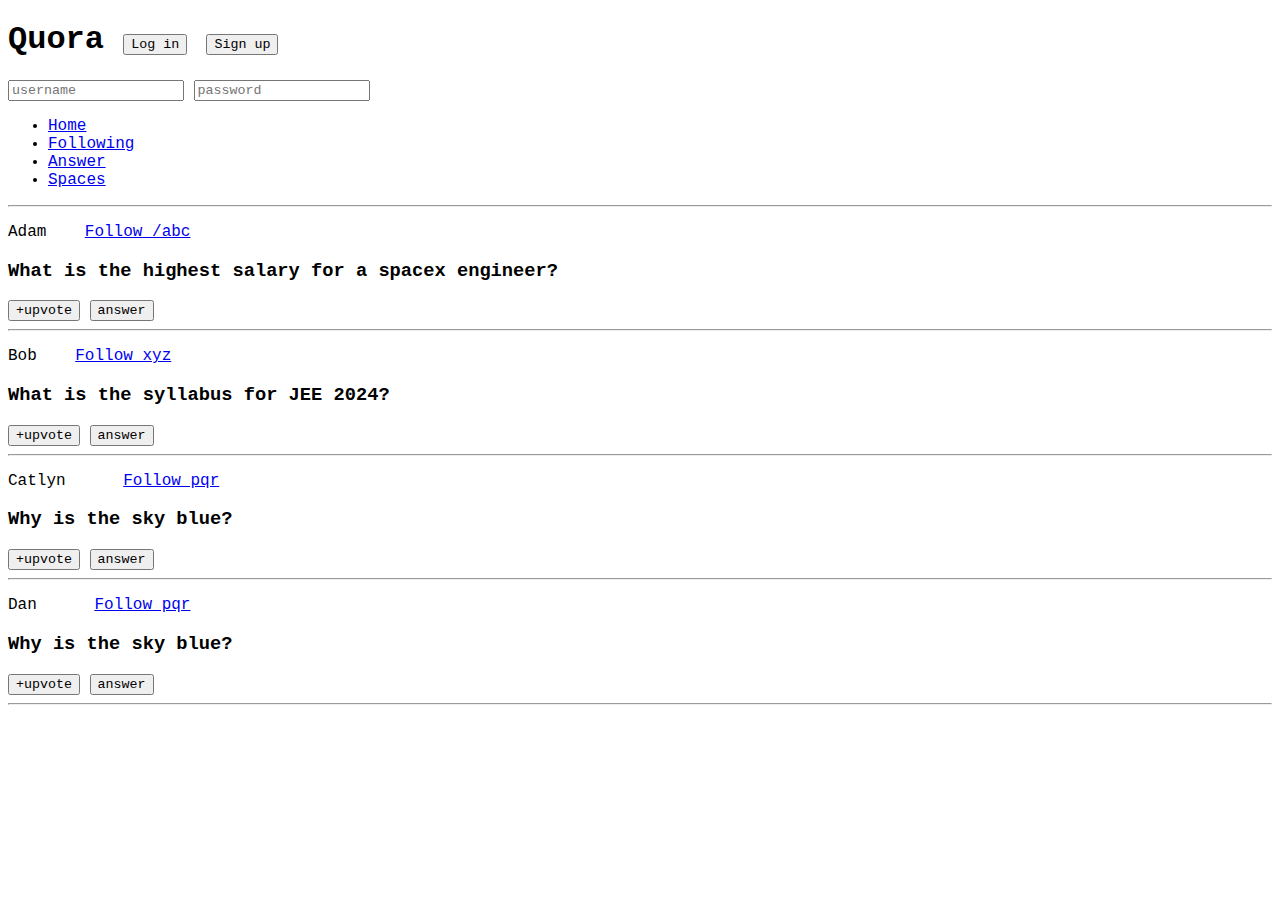
<file: FRONT END/Csschapter2/index.html>
<!DOCTYPE html>
<html lang="en">
    <head>
        <meta charset="UTF-8">
        <meta name="viewport" content="width=device-width, initial-scale=1.0">
        <title>Css chapter 2</title>
        <link rel="stylesheet" href="styleindex.css">
    </head>
    <body>
        <header>
            <h1>Quora 
                <button id="login">Log in</button>
                <button id="signup">Sign up</button>
            </h1>
            <div>
                <input type="text" placeholder="username">
                <input type="password" placeholder="password">
            </div>
            <nav>
                <ul>
                    <li><a href="/home">Home</a></li>
                    <li><a href="/following">Following</a></li>
                    <li><a href="/answer">Answer</a></li>
                    <li><a href="/spaces">Spaces</a></li>
                </ul>
            </nav>
            <hr>
        </header>
        <main>
            <p>
            Adam &nbsp;&nbsp;
            <a class="follow" href="/adam">Follow /abc</a></span>
            </p>
            <h3>What is the highest salary for a spacex engineer?</h3>
            <span>
                <button>+upvote</button>
                <button>answer</button>
            </span>
            <hr />
    
            <p>
            Bob &nbsp;&nbsp;
            <a class="follow" href="/bob">Follow xyz</a>
            </p>
            <h3>What is the syllabus for JEE 2024?</h3>
            <span>
                <button>+upvote</button>
                <button>answer</button>
            </span>
            <hr />
    
            <p>
            Catlyn &nbsp;&nbsp;&nbsp;&nbsp;
            <a class="follow" href="/catlyn">Follow pqr</a>
            </p>
            <h3>Why is the sky blue?</h3>
            <span>
                <button>+upvote</button>
                <button>answer</button>
            </span>
            <hr />
    
            <p>
                Dan &nbsp;&nbsp;&nbsp;&nbsp;
                <a class="follow" href="/dan">Follow pqr</a>
                </p>
                <h3>Why is the sky blue?</h3>
                <span>
                    <button>+upvote</button>
                    <button>answer</button>
                </span>
                <hr />
        </main>
    </body>
</html>
</file>
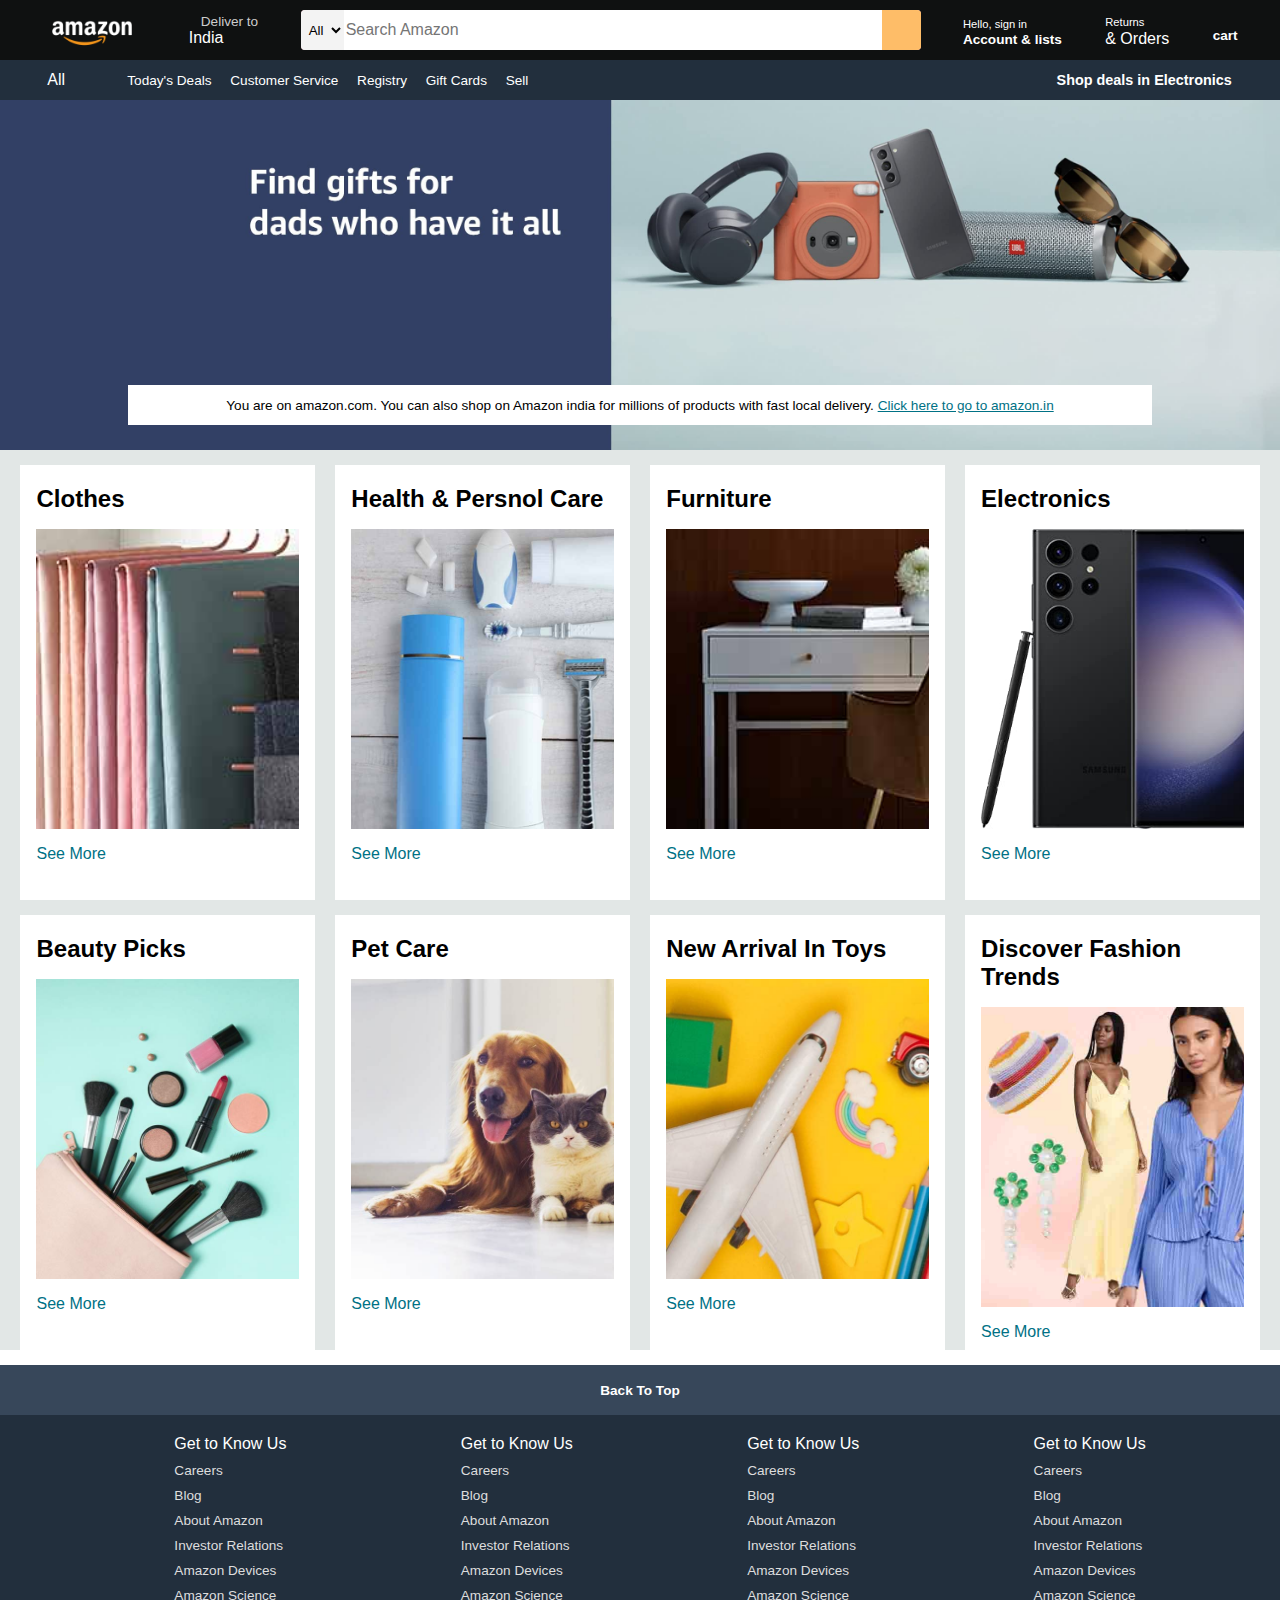
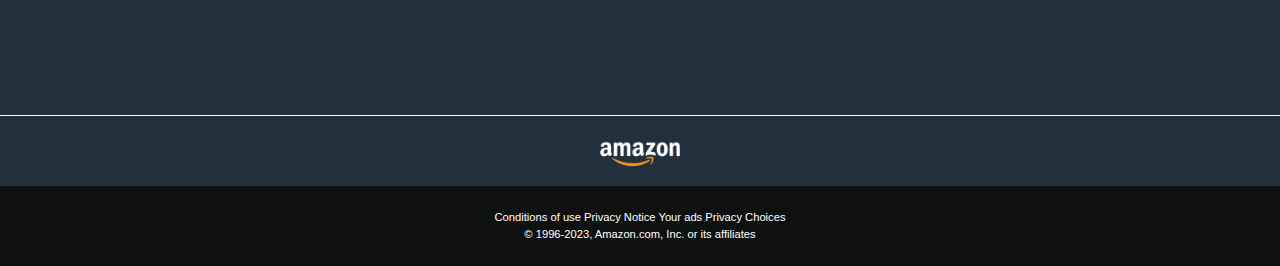
<file: Project Css/Amazon Clone/index.html>
<!DOCTYPE html>
<html lang="en">
<head>
    <meta charset="UTF-8">
    <meta name="viewport" content="width=device-width, initial-scale=1.0">
    <title>Amazon.com</title>
    <link rel="logo" href="./Resources/amazon_logo.png">
    <link rel="stylesheet" href="https://cdnjs.cloudflare.com/ajax/libs/font-awesome/6.4.2/css/all.min.css" integrity="sha512-z3gLpd7yknf1YoNbCzqRKc4qyor8gaKU1qmn+CShxbuBusANI9QpRohGBreCFkKxLhei6S9CQXFEbbKuqLg0DA==" crossorigin="anonymous" referrerpolicy="no-referrer" />
    <link rel="stylesheet" href="style.css">
</head>
<body>
    <header>
        <div class="navbar">
            <div class="nav-logo border">
                <div class="logo"></div>
            </div>

            <div class="nav-address border">
                <p class="add-first">Deliver to</p>
                <div class="add-icon">
                    <i class="fa-solid fa-location-dot"></i>
                    <p class="add-sec">India</p>
                </div>
            </div>

            <div class="nav-search">
                <select name="" id="" class="search-select">
                    <option value="">All</option>
                </select>
                <input type="text" placeholder="Search Amazon" class="search-input">
                <div class="search-icon"><i class="fa-solid fa-magnifying-glass"></i></div>
            </div>

            <div class="nav-signin border">
                <p><span>Hello, sign in</span></p>
                <p class="nav-second">Account & lists</p>
            </div>

            <div class="nav-return border">
                <p><span>Returns</span></p>
                <p class="nav-orders">& Orders</p>
            </div>

            <div class="nav-cart border">
                <i class="fa-solid fa-cart-shopping"></i>
                cart
            </div>
        </div>

        <div class="panel">
            <div class="panel-all">
                <i class="fa-solid fa-bars"></i>
                All
            </div>
            <div class="panel-ops">
                <p>Today's Deals</p>
                <p>Customer Service</p>
                <p>Registry</p>
                <p>Gift Cards</p>
                <p>Sell</p>
            </div>
            <div class="panel-deals border">
                Shop deals in Electronics
            </div>
        </div>
    </header>

    <div class="hero-section">
        <div class="hero-msg">
            <p>You are on amazon.com. You can also shop on Amazon india for millions of products with fast local delivery. <a href="#">Click here to go to amazon.in</a></p>
        </div>
    </div>

    <div class="shop-section">
        <div class="box">
            <div class="box-content">
                <h2>Clothes</h2>
                <div class="box-img" style="background-image: url(Resources/box1_image.jpg);"></div>
                <p>See More</p>
            </div>
        </div>
        <div class="box">
            <div class="box-content">
                <h2>Health & Persnol Care</h2>
                <div class="box-img" style="background-image: url(Resources/box2_image.jpg);"></div>
                <p>See More</p>
            </div>
        </div>
        <div class="box">
            <div class="box-content">
                <h2>Furniture</h2>
                <div class="box-img" style="background-image: url(Resources/box3_image.jpg);"></div>
                <p>See More</p>
            </div>
        </div>
        <div class="box">
            <div class="box-content">
                <h2>Electronics</h2>
                <div class="box-img" style="background-image: url(Resources/box4_image.jpg);"></div>
                <p>See More</p>
            </div>
        </div>
        <div class="box">
            <div class="box-content">
                <h2>Beauty Picks</h2>
                <div class="box-img" style="background-image: url(Resources/box5_image.jpg);"></div>
                <p>See More</p>
            </div>
        </div>
        <div class="box">
            <div class="box-content">
                <h2>Pet Care</h2>
                <div class="box-img" style="background-image: url(Resources/box6_image.jpg);"></div>
                <p>See More</p>
            </div>
        </div>
        <div class="box">
            <div class="box-content">
                <h2>New Arrival In Toys</h2>
                <div class="box-img" style="background-image: url(Resources/box7_image.jpg);"></div>
                <p>See More</p>
            </div>
        </div>
        <div class="box">
            <div class="box-content">
                <h2>Discover Fashion Trends</h2>
                <div class="box-img" style="background-image: url(Resources/box8_image.jpg);"></div>
                <p>See More</p>
            </div>
        </div>
    </div>
    <footer>
        <div class="foot-panel1">
            Back To Top
        </div>
        <div class="foot-panel2">
            <ul>
                <p>Get to Know Us</p>
                <a>Careers</a>
                <a>Blog</a>
                <a>About Amazon</a>
                <a>Investor Relations</a>
                <a>Amazon Devices</a>
                <a>Amazon Science</a>
            </ul>
            <ul>
                <p>Get to Know Us</p>
                <a>Careers</a>
                <a>Blog</a>
                <a>About Amazon</a>
                <a>Investor Relations</a>
                <a>Amazon Devices</a>
                <a>Amazon Science</a>
            </ul>
            <ul>
                <p>Get to Know Us</p>
                <a>Careers</a>
                <a>Blog</a>
                <a>About Amazon</a>
                <a>Investor Relations</a>
                <a>Amazon Devices</a>
                <a>Amazon Science</a>
            </ul>
            <ul>
                <p>Get to Know Us</p>
                <a>Careers</a>
                <a>Blog</a>
                <a>About Amazon</a>
                <a>Investor Relations</a>
                <a>Amazon Devices</a>
                <a>Amazon Science</a>
            </ul>
        </div>
        <div class="foot-panel3">
            <div class="logo"></div>
        </div>
        <div class="foot-panel4">
            <div class="pages">
                <a>Conditions of use</a>
                <a>Privacy Notice</a>
                <a>Your ads Privacy Choices</a>
            </div>
            <div class="copyright">
                © 1996-2023, Amazon.com, Inc. or its affiliates
            </div>
        </div>
    </footer>
</body>
</html>
</file>
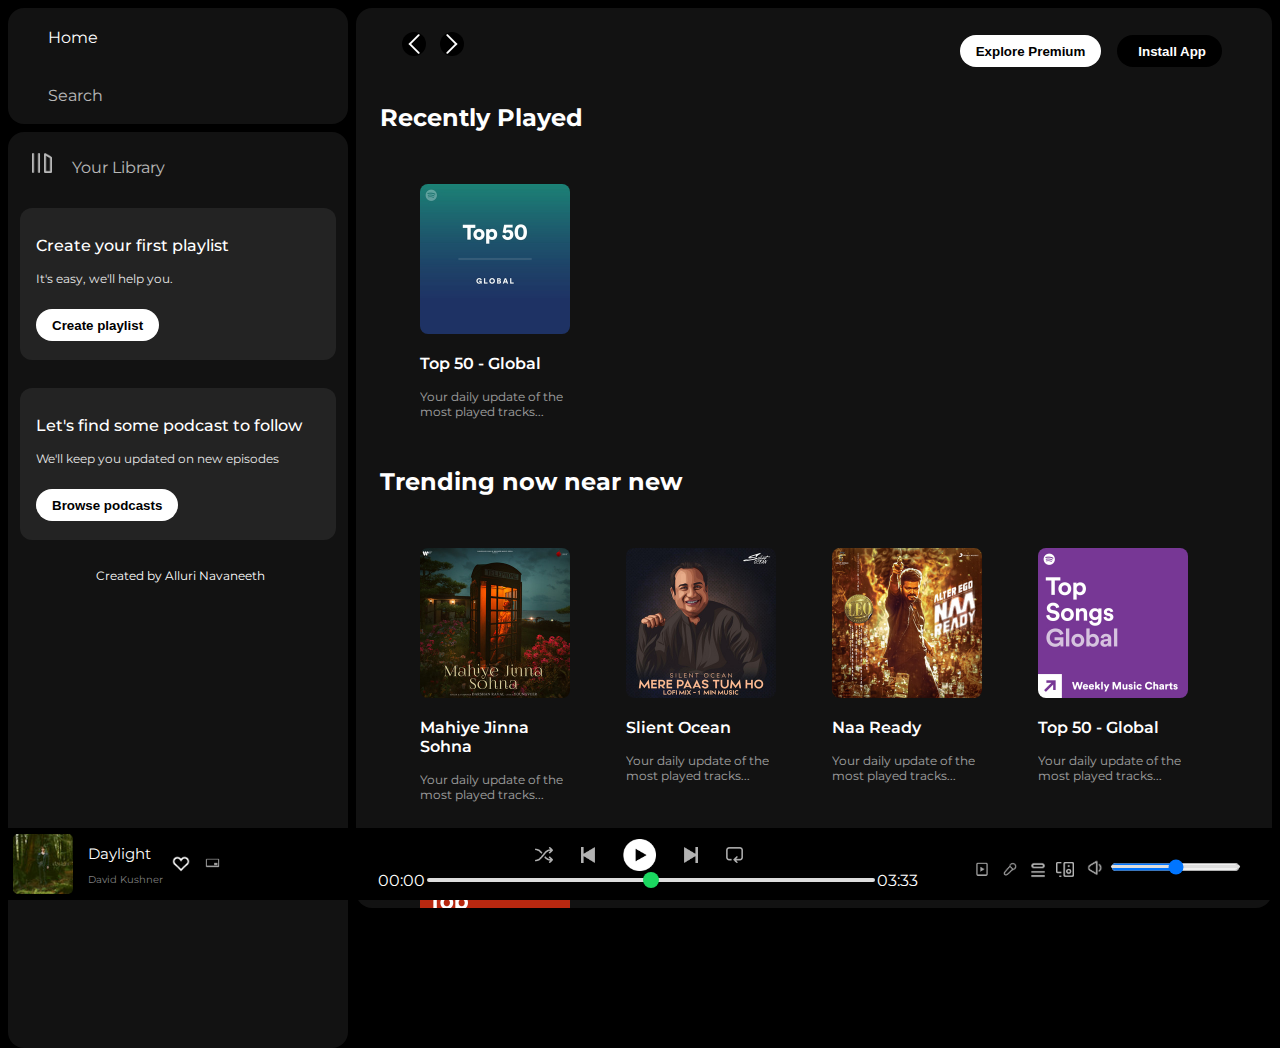
<file: Project Css/Spotify Clone/index.html>
<!DOCTYPE html>
<html lang="en">
<head>
    <meta charset="UTF-8">
    <meta name="viewport" content="width=device-width, initial-scale=1.0">
    <title>Spotify Clone</title>
    <link rel="icon" href="./assets/logo.png">
    <link rel="stylesheet" href="https://cdnjs.cloudflare.com/ajax/libs/font-awesome/6.4.2/css/all.min.css" integrity="sha512-z3gLpd7yknf1YoNbCzqRKc4qyor8gaKU1qmn+CShxbuBusANI9QpRohGBreCFkKxLhei6S9CQXFEbbKuqLg0DA==" crossorigin="anonymous" referrerpolicy="no-referrer" />
    <link rel="stylesheet" href="style.css">
    <link rel="preconnect" href="https://fonts.googleapis.com">
    <link rel="preconnect" href="https://fonts.gstatic.com" crossorigin>
    <link href="https://fonts.googleapis.com/css2?family=Montserrat:wght@300;400;500;600;700&display=swap" rel="stylesheet">
</head>
<body>
    <div class="main">
        <div class="sidebar">
            <div class="nav">
                <div class="nav-option" style="opacity: 1;">
                    <i class="fa-solid fa-house"></i>
                    <a href="#">Home</a>
                </div>
                <div class="nav-option">
                    <i class="fa-solid fa-magnifying-glass"></i>
                    <a href="#">Search</a>
                </div>
            </div>
            <div class="library">
                <div class="options">
                    <div class="lib-option nav-option">
                        <img src="./assets/library_icon.png" alt="#">
                        <a href="#">Your Library</a>
                    </div>
                    <div class="icons">
                        <i class="fa-solid fa-plus"></i>
                        <i class="fa-solid fa-arrow-right"></i>
                    </div>
                </div>
                <div class="lib-box">
                    <p class="box-p1">Create your first playlist</p>
                    <p class="box-p2">It's easy, we'll help you.</p>
                    <button class="badge">Create playlist</button>
                </div>
                <div class="lib-box">
                    <p class="box-p1">Let's find some podcast to follow</p>
                    <p class="box-p2">We'll keep you updated on new episodes</p>
                    <button class="badge">Browse podcasts</button>
                </div>
                <p style="font-size: 12px; justify-content: center; display: flex; align-items: center;"> <i class="fa-solid fa-circle-user" style="margin-right: 5px;"></i> Created by Alluri Navaneeth</p>
            </div>
        </div>
        <div class="main-content">
            <div class="sticky-nav">
                <div class="sticky-nav-icons">
                    <img src="./assets/backward_icon.png" alt="" class="backward">
                    <img src="./assets/forward_icon.png" alt="" class="hide forward">
                </div>
                <div class="sticky-nav-options">
                    <button class="badge nav-item hide">Explore Premium</button>
                    <button class="badge nav-item dark-badge"> <i class="fa-regular fa-circle-down" style="margin-right: 5px;"></i> Install App</button>
                    <i class="fa-regular fa-user nav-item "></i>
                </div>
            </div>
            
            <h2>Recently Played</h2>
            <div class="cards-container">
                <div class="card">
                    <img src="./assets/card1img.jpeg" alt="" class="card-img">
                    <p class="card-title">Top 50 - Global</p>
                    <p class="card-info">Your daily update of the most played tracks...</p>

                </div>
            </div>

            <h2>Trending now near new</h2>
            <!-- <i class="fa-solid fa-circle-play" style="color: #2fa027;"></i> for green play when w hover!! --> 
            <div class="cards-container">
                <div class="card">
                    <img src="./assets/card2img.jpeg" alt="" class="card-img">
                    <p class="card-title">Mahiye Jinna Sohna</p>
                    <p class="card-info">Your daily update of the most played tracks...</p>
                </div>
                <div class="card">
                    <img src="./assets/card3img.jpeg" alt="" class="card-img">
                    <p class="card-title">Slient Ocean</p>
                    <p class="card-info">Your daily update of the most played tracks...</p>
                </div>
                <div class="card">
                    <img src="./assets/card4img.jpeg" alt="" class="card-img">
                    <p class="card-title">Naa Ready</p>
                    <p class="card-info">Your daily update of the most played tracks...</p>
                </div>
                <div class="card">
                    <img src="./assets/card5img.jpeg" alt="" class="card-img">
                    <p class="card-title">Top 50 - Global</p>
                    <p class="card-info">Your daily update of the most played tracks...</p>
                </div>
                <div class="card">
                    <img src="./assets/card6img.jpeg" alt="" class="card-img">
                    <p class="card-title">India</p>
                    <p class="card-info">Your daily update of the most played tracks...</p>
                </div>
            </div>

            <h2>Featured Charts</h2> 
            <div class="cards-container">
                <div class="card">
                    <img src="./assets/card5img.jpeg" alt="" class="card-img">
                    <p class="card-title">Top 50 - Global</p>
                    <p class="card-info">Your daily update of the most played tracks...</p>

                </div>
                <div class="card">
                    <img src="./assets/card6img.jpeg" alt="" class="card-img">
                    <p class="card-title">Top 50 - Indian Songs</p>
                    <p class="card-info">Your daily update of the most played tracks...</p>

                </div>
                <div class="card">
                    <img src="./assets/card1img.jpeg" alt="" class="card-img">
                    <p class="card-title">Global</p>
                    <p class="card-info">Your daily update of the most played tracks...</p>
                </div>
            </div>
            <div class="footer">
                <div class="line"></div>
            </div>
        </div>
        <div class="music-player">
            <div class="album">
                <img src="./Homework assets/album_picture.jpeg" alt="" class="album-img">
                <div class="album-names" style="font-size: 10px;">
                    <p style="font-size: 15px; font-family: 600; margin-bottom: 0px;">Daylight</p>
                    <p class="author-name">David Kushner</p>
                </div>
                <div class="album-icons-2">
                    <img src="./Homework assets/album_icon1.png" alt="" class="album-icon-1">
                    <img src="./Homework assets/album_icon2.png" alt="" class="album-icon-3">
                </div>
            </div>
            <div class="player">
                <div class="player-controls">
                    <img src="./assets/player_icon1.png" alt="" class="player-control-icon">
                    <img src="./assets/player_icon2.png" alt="" class="player-control-icon">
                    <img src="./assets/player_icon3.png" alt="" class="player-control-icon" style="opacity: 1; height: 2rem;">
                    <img src="./assets/player_icon4.png" alt="" class="player-control-icon">
                    <img src="./assets/player_icon5.png" alt="" class="player-control-icon">
                </div>
                <div class="playback-bar">
                    <span class="current-time">00:00</span>
                    <input type="range" min="0" max="100" class="progress-bar" step="1">
                    <span class="total-time">03:33</span>
                </div>
            </div>
            <div class="controls">
                <div class="controls-icons">
                <img src="./Homework assets/controls_icon1.png" alt="" class="icon-1">
                <img src="./Homework assets/controld_icon2.png" alt="" class="icon-2">
                <img src="./Homework assets/controls_icon3.png" alt="" class="icon-3">
                <img src="./Homework assets/controls_icon4.png" alt="" class="icon-4">
                <img src="./Homework assets/controls_icon5.png" alt="" class="icon-5">
                <input type="range" min="0" max="100" class="sound-bar" step="1">
                </div>
                <!-- <input type="range" min="0" max="100" class="sound-bar" step="1"> -->
            </div>
        </div>
    </div>
</body>
</html>
</file>
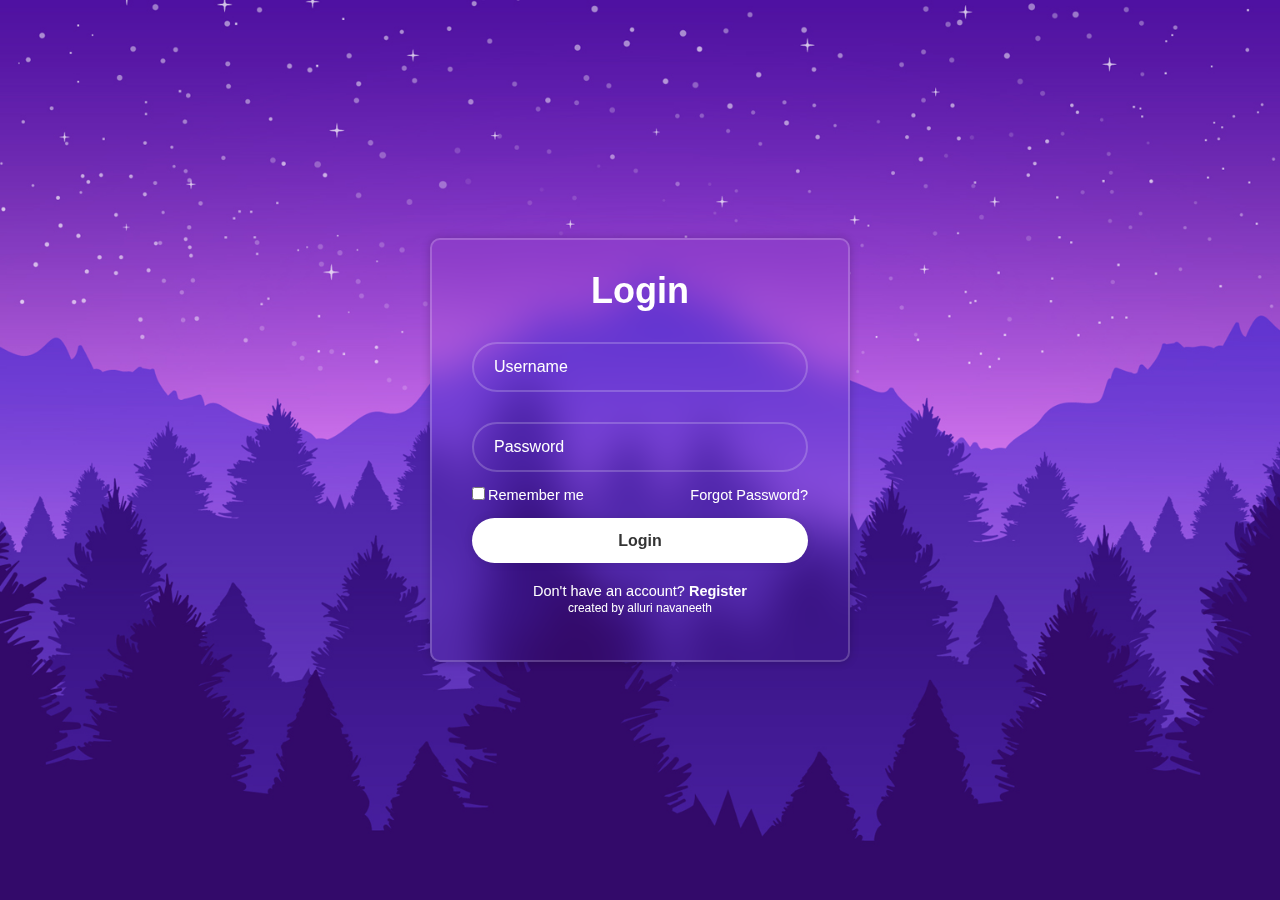
<file: Project Css/Projects from Youtube/Login page/index.html>
<!DOCTYPE html>
<html lang="en">
<head>
    <meta charset="UTF-8">
    <meta name="viewport" content="width=device-width, initial-scale=1.0">
    <title>Login Page</title>
    <link rel="stylesheet" href="style.css">
    <link rel="stylesheet" href="https://cdnjs.cloudflare.com/ajax/libs/font-awesome/6.4.2/css/all.min.css" integrity="sha512-z3gLpd7yknf1YoNbCzqRKc4qyor8gaKU1qmn+CShxbuBusANI9QpRohGBreCFkKxLhei6S9CQXFEbbKuqLg0DA==" crossorigin="anonymous" referrerpolicy="no-referrer" />
</head>
<body>
    <div class="wrapper">
        <form action="">
            <h1>Login</h1>
            <div class="input-box">
                <input type="text" placeholder="Username" required>
                <i class="fa-solid fa-user"></i>
            </div>
            <div class="input-box">
                <input type="password" placeholder="Password" required>
                <i class="fa-solid fa-lock"></i>
            </div>
            <div class="remember-forgot">
                <label for=""><input type="checkbox">Remember me</label>
                <a href="#">Forgot Password?</a>
            </div>
            <button type="submit" class="btn">Login</button>
            <div class="register-link">
                <p>Don't have an account? <a href="#">Register</a></p>
                <span class="credits">created by alluri navaneeth <i class="fa-solid fa-heart"></i></span>
            </div>
        </form>
    </div>
</body>
</html>
</file>
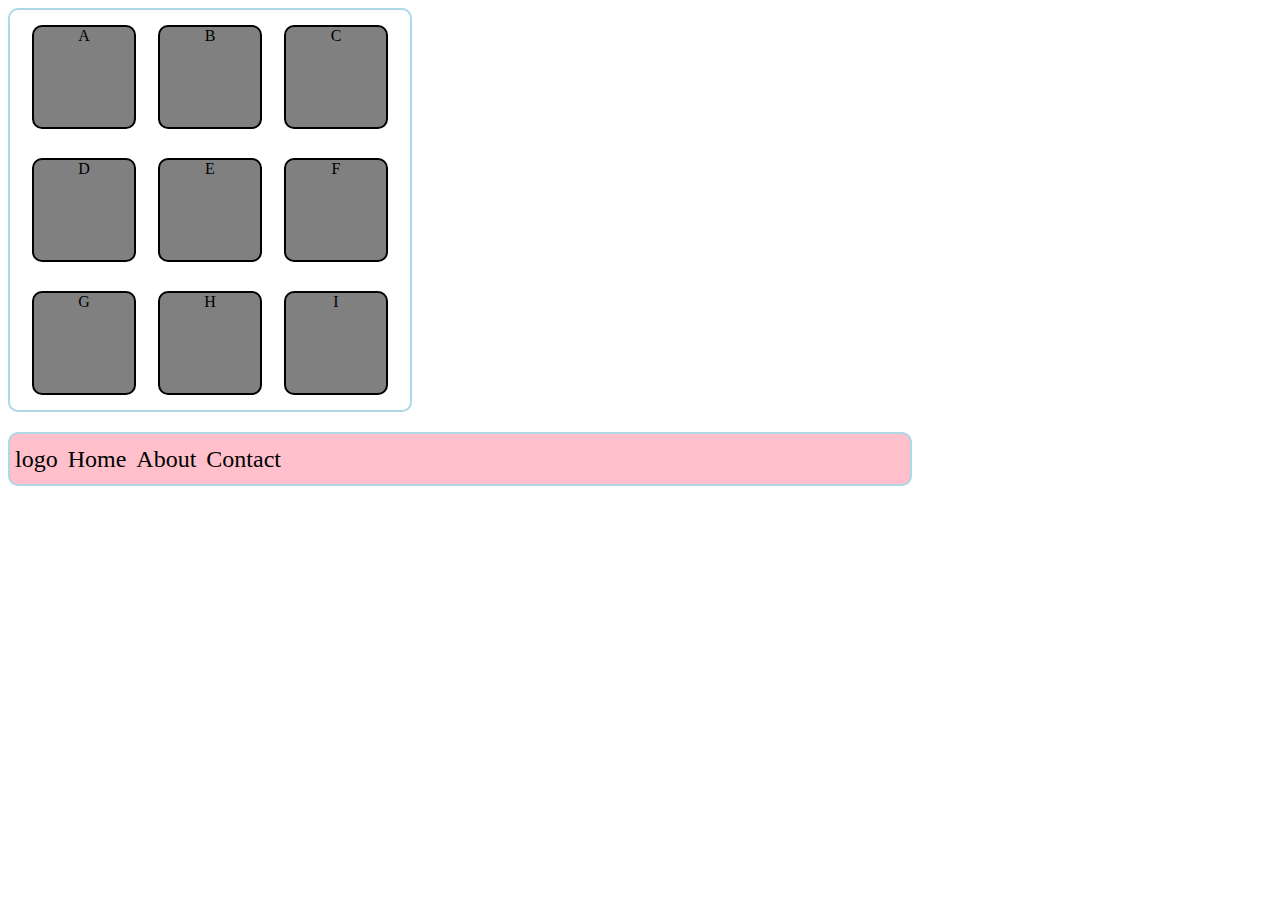
<file: FRONT END/flex.html>
<!DOCTYPE html>
<html lang="en">
<head>
    <meta charset="UTF-8">
    <meta name="viewport" content="width=device-width, initial-scale=1.0">
    <title>Document</title>
    <link rel="stylesheet" href="flexstyle.css">
</head>
<body>
    <div id="box">
        <div class="container">A</div>
        <div class="container">B</div>
        <div class="container">C</div>
        <div class="container">D</div>
        <div class="container">E</div>
        <div class="container">F</div>
        <div class="container">G</div>
        <div class="container">H</div>
        <div class="container">I</div>
    </div>

    <div id="border">
        <div>logo</div>
        <div>Home</div>
        <div>About</div>
        <div>Contact</div>
    </div>
</body>
</html>
</file>
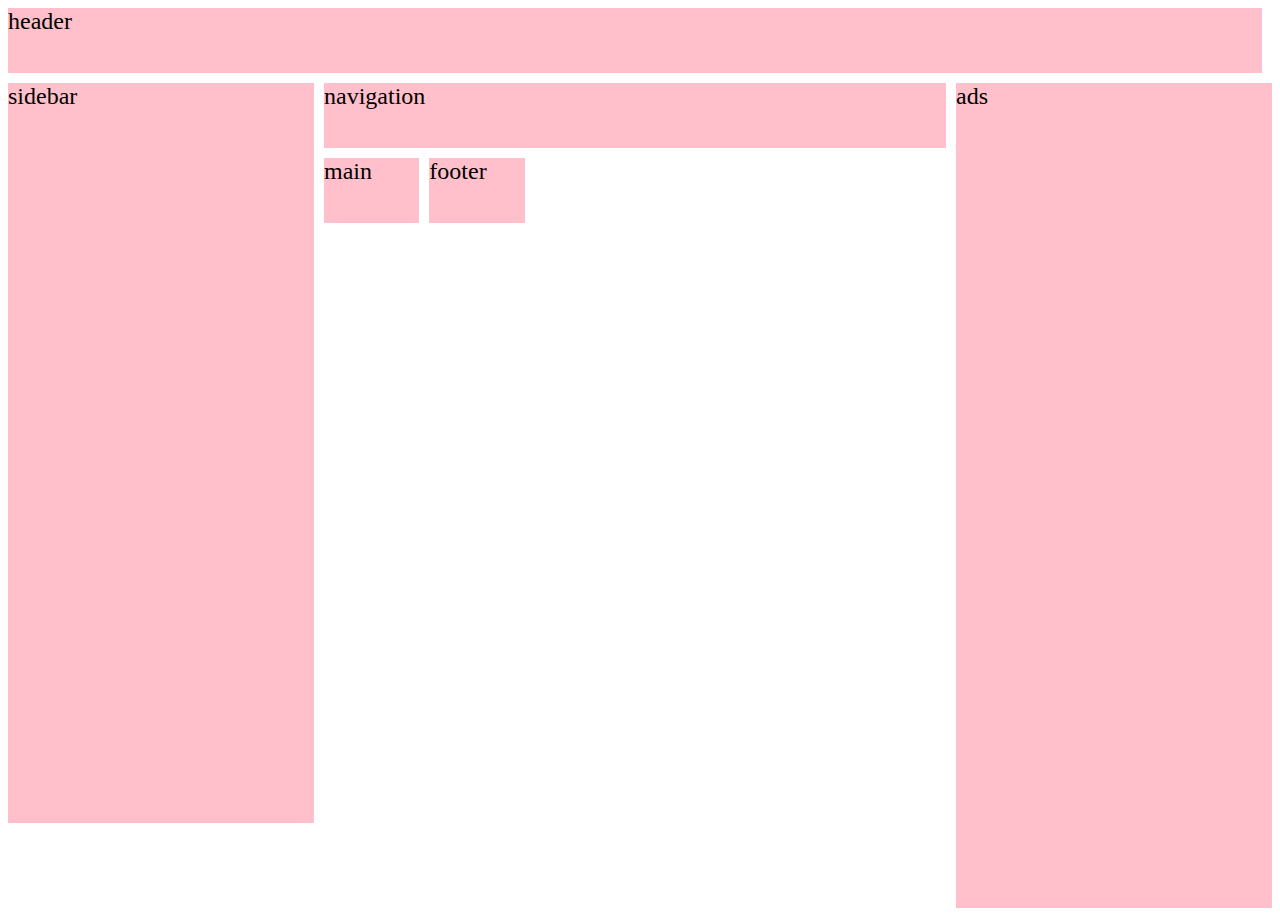
<file: FRONT END/grid.html>
<!DOCTYPE html>
<html lang="en">
<head>
    <meta charset="UTF-8">
    <meta name="viewport" content="width=device-width, initial-scale=1.0">
    <title>Document</title>
    <link rel="stylesheet" href="gridStyle.css">
</head>
<body>
    <div class="Container">
        <div class="header">header</div>
        <div class="sidebar">sidebar</div>
        <div class="navigation">navigation</div>
        <div class="main">main</div>
        <div class="ads">ads</div>
        <div class="footer">footer</div>
    </div>
</body>
</html>
</file>
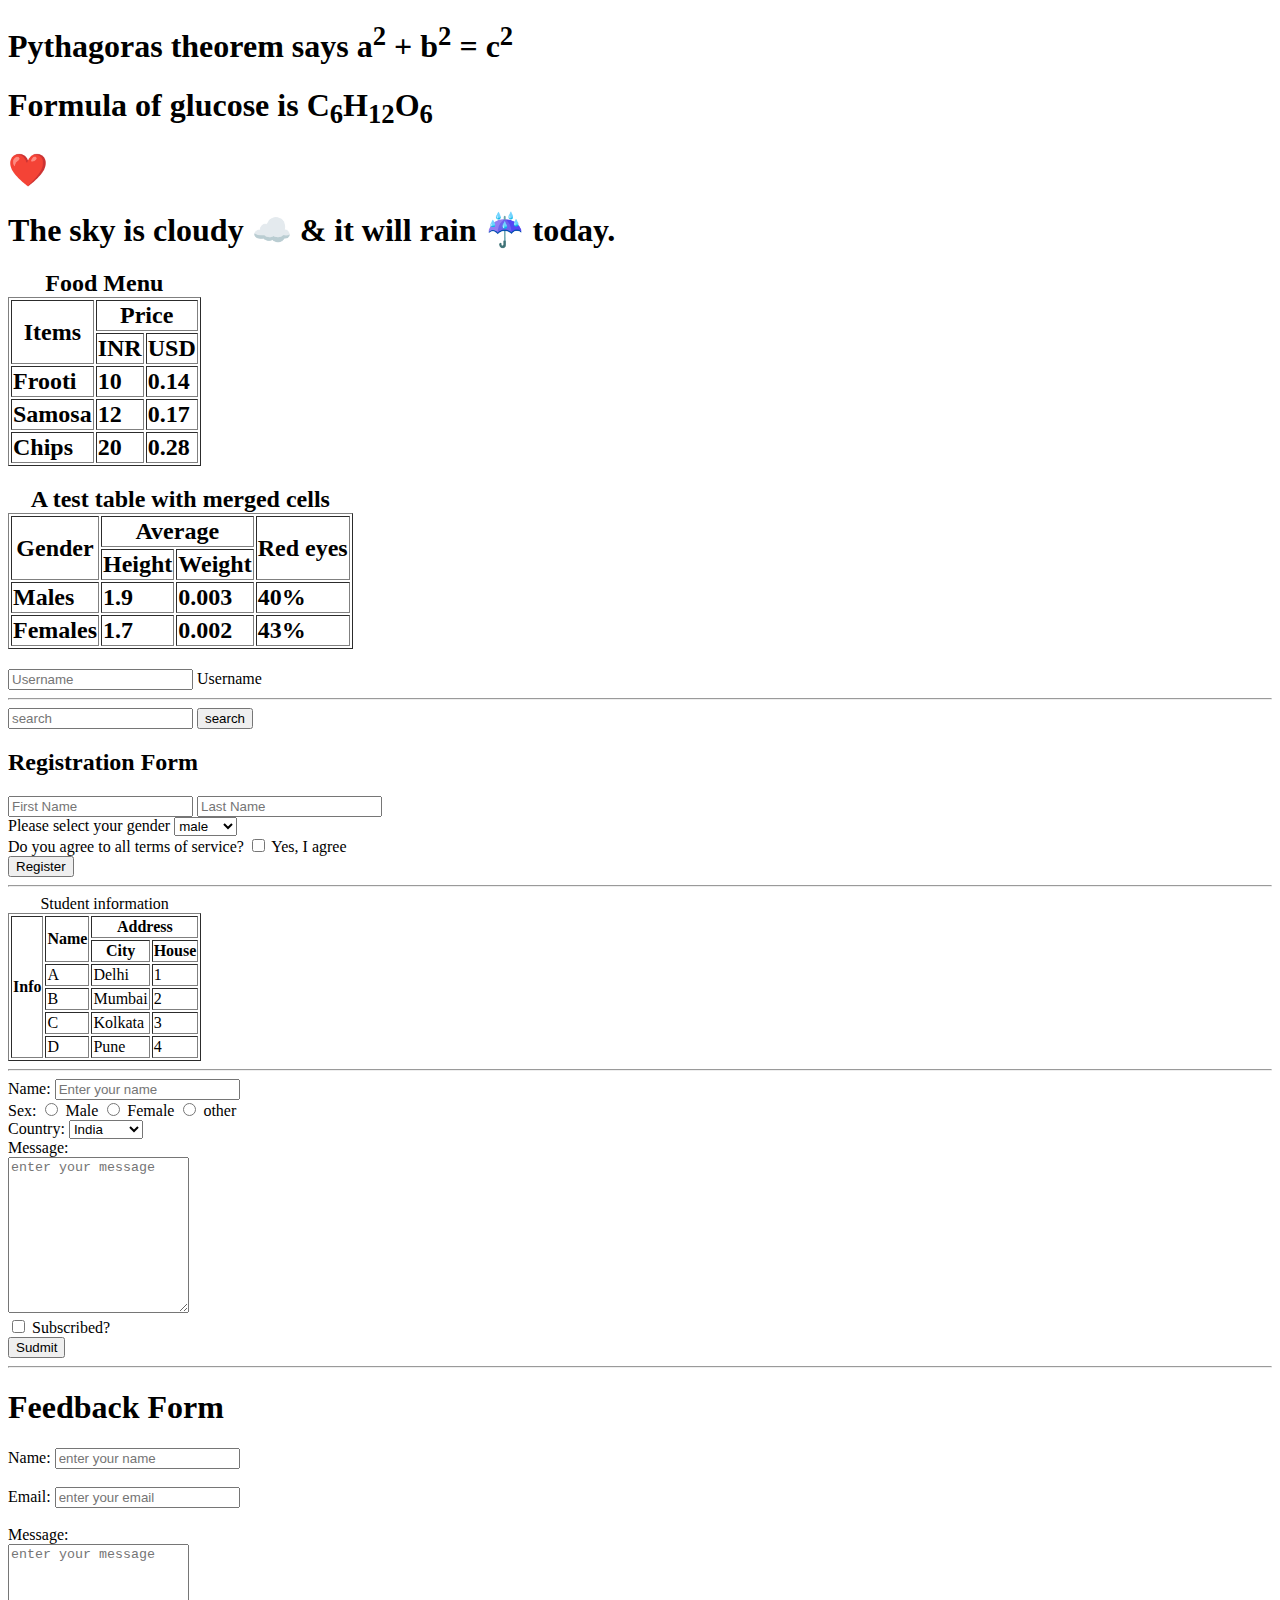
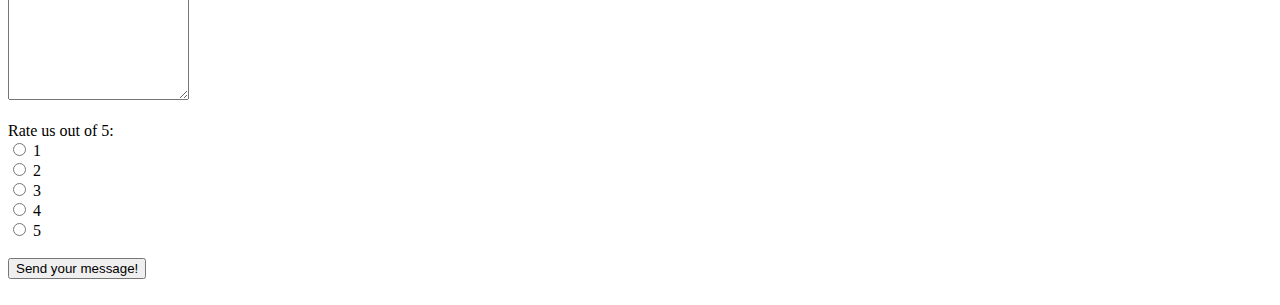
<file: FRONT END/hello.html>
<!-- only for html -->
<!DOCTYPE html>
<html lang="en">
    <head>
        <meta charset="UTF-8">
        <meta name="viewport" content="width=device-width, initial-scale=1.0">
            <title>MY BIO</title>
    </head>
    <body>
        <h1>Pythagoras theorem says a<sup>2</sup> + b<sup>2</sup> = c<sup>2</sup></h1>
        <h1>Formula of glucose is C<sub>6</sub>H<sub>12</sub>O<sub>6</sub></h1>
        <h1>❤️</h1>
        <h1>The sky is cloudy ☁️ & it will rain ☔️ today.</h1>
        <h2>
            <table border="black">
                <caption>Food Menu</caption>
                <thead>
                    <tr>
                        <th rowspan="2">Items</th>
                        <th colspan="2">Price</th>
                    </tr>
                    <tr>
                        <th>INR</th>
                        <th>USD</th>
                    </tr>
                </thead>
                <tbody>
                    <tr>
                        <td>Frooti</td>
                        <td>10</td>
                        <td>0.14</td>
                    </tr>
                    <tr>
                        <td>Samosa</td>
                        <td>12</td>
                        <td>0.17</td>
                    </tr>
                    <tr>
                        <td>Chips</td>
                        <td>20</td>
                        <td>0.28</td>
                </tbody>
                </tr>
            </table>
        </h2>
        <h2>
            <table border="black">
                <caption>A test table with merged cells</caption>
                <thead>
                    <tr>
                        <th rowspan="2">Gender</th>
                        <th colspan="2">Average</th>
                        <th rowspan="2">Red eyes</th>
                    </tr>
                    <tr>
                        <th>Height</th>
                        <th>Weight</th>
                    </tr>
                </thead>
                <tbody>
                    <tr>
                        <td>Males</td>
                        <td>1.9</td>
                        <td>0.003</td>
                        <td>40%</td>
                    </tr>
                    <tr>
                        <td>Females</td>
                        <td>1.7</td>
                        <td>0.002</td>
                        <td>43%</td>
                    </tr>
                </tbody>
            </table>
        </h2>

        <form action="/action">
            <input type="text" placeholder="Username" id="username">
            <label for="username">Username</label>
        </form>
        <hr>
        <form action="https://www.google.com/search">
            <input type="search" placeholder="search" name="q" id="search">
            <button>search</button>
        </form>
        <form action="/action">
            <h2>Registration Form</h2>
            <input type="text" placeholder="First Name" name="first name">
            <input type="text" placeholder="Last Name" name="last name">
            <br>
            <label for="gender">Please select your gender</label>
            <select name="gender" id="gender">
                <option value="male">male</option>
                <option value="female">female</option>
                <option value="other">other</option>
            </select>
            <br>
            <label for="checkbox">Do you agree to all terms of service?</label>
            <input type="checkbox" id="checkbox" value="checkbox">
            <label for="checkbox">Yes, I agree</label>
            <br>
            <button>Register</button>
        </form>
        <hr>
        <!-- student information -->
        <table border="black">
            <caption>Student information</caption>
                <tr>
                    <th rowspan="6">Info</th>
                    <th rowspan="2">Name</th>
                    <th colspan="2">Address</th>
                </tr>
                <tr>
                    <th>City</th>
                    <th>House</th>
                </tr>
                <tr>
                    <td>A</td>
                    <td>Delhi</td>
                    <td>1</td>
                </tr>
                <tr>
                    <td>B</td>
                    <td>Mumbai</td>
                    <td>2</td>
                </tr>
                <tr>
                    <td>C</td>
                    <td>Kolkata</td>
                    <td>3</td>
                </tr>
                <tr>
                    <td>D</td>
                    <td>Pune</td>
                    <td>4</td>
                </tr>
        </table>
        <hr>
        <!-- another one -->
        <form action="/action">
            <div>
                Name: <input type="text" placeholder="Enter your name" name="name">
            </div>
            <div>
                Sex: <input type="radio" name="gender" id="gender" value="male">
                <label for="gender">Male</label>
                <input type="radio" name="gender" value="female">
                <label for="gender">Female</label>
                <input type="radio" name="gender" value="other">
                <label for="gender">other</label>
            </div>
            <div>
                Country: <select name="Country" id="country">
                    <option value="india">India</option>
                    <option value="pakistan">Pakistan</option>
                    <option value="other">other</option>
                </select>
            </div>
            <div>
                Message: <br><textarea name="message" id="message" cols="20" rows="10" placeholder="enter your message"></textarea>
            </div>
            <div>
                <input type="checkbox" name="checkbox" value="Subscribed"> Subscribed?
            </div>
            <div>
                <button>Sudmit</button>
            </div>
        </form>
        <hr>

        <!-- feedback form -->
        <form action="/action">
        <h1>Feedback Form</h1>
        <div>
            Name: <input type="text" placeholder="enter your name" name="name">
        </div> <br>
        <div>
            Email: <input type="email" placeholder="enter your email" name="email">
        </div> <br>
        <div>
            Message: <br><textarea name="message" id="message" cols="20" rows="10" placeholder="enter your message"></textarea>
        </div> <br>
        <div>
            Rate us out of 5: <br>
            <input type="radio" id="rate" value="1" name="rate">
            <label for="rate">1</label> <br>
            <input type="radio" id="rate" value="2" name="rate">
            <label for="rate">2</label> <br>
            <input type="radio" id="rate" value="3" name="rate">
            <label for="rate">3</label> <br>
            <input type="radio" id="rate" value="4" name="rate">
            <label for="rate">4</label> <br>
            <input type="radio" id="rate" value="5" name="rate">
            <label for="rate">5</label> <br>
        </div> <br>
        <div>
            <button>Send your message!</button>
        </div> <br>
        </form>
    </body>
</html>
</file>
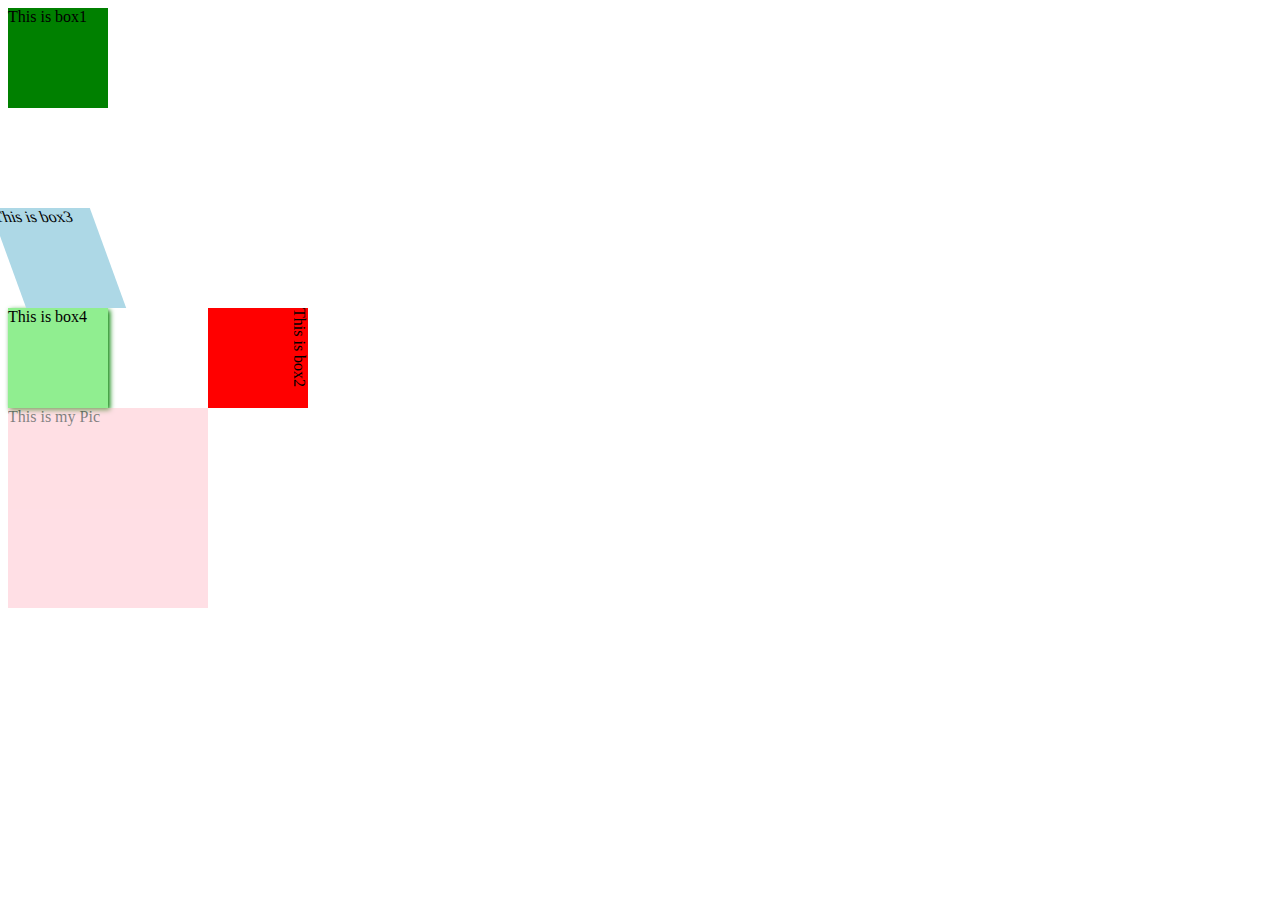
<file: FRONT END/pQ.html>
<!DOCTYPE html>
<html lang="en">
    <head>
        <meta charset="UTF-8" />
        <meta http-equiv="X-UA-Compatible" content="IE=edge" />
        <meta name="viewport" content="width=device-width, initial-scale=1.0" />
        <title>CSS Assignment</title>
        <link rel="stylesheet" href="style1.css" />
    </head>
    <body>
        <div id="box1">This is box1</div>
        <div id="box2">This is box2</div>
        <div id="box3">This is box3</div>
        <div id="box4">This is box4</div>
        <div id="myPic">This is my Pic</div>
    </body>
</html>
</file>
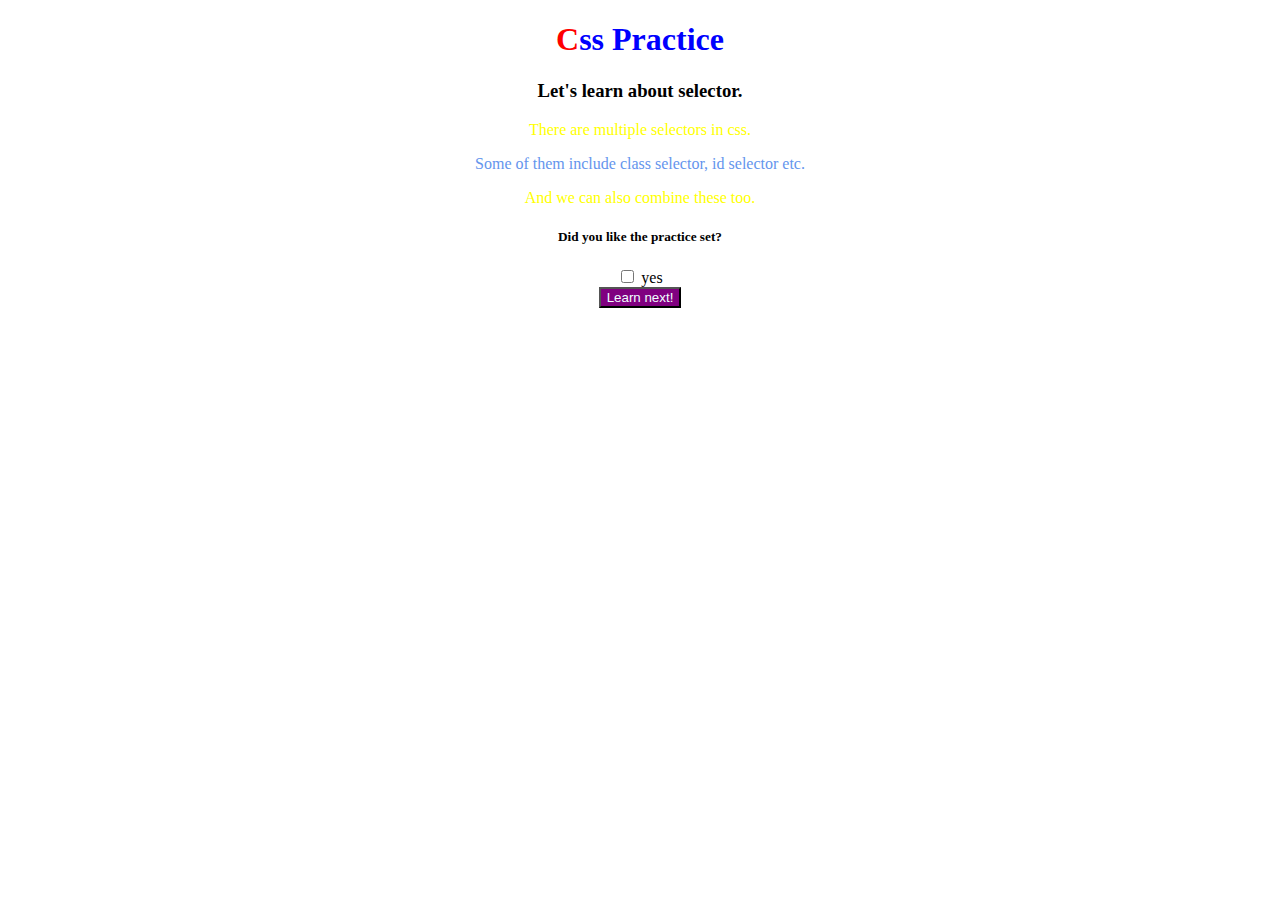
<file: FRONT END/Csschapter2/inheritance_demo.html>
<!DOCTYPE html>
<html lang="en">
    <head>
        <meta charset="UTF-8">
        <meta name="viewport" content="width=device-width, initial-scale=1.0">
        <title>Inheritance Demo</title>
        <link rel="stylesheet" href="practiceQs.css">
    </head>
    <body>
        <!-- <body>
            <h1>Main Heading</h1>
            <div>
                <h2>Heading 1</h2>
                <form>
                    <label>username: </label>
                    <input type="text" placeholder="username" />
                    <label>password: </label>
                    <input type="password" placeholder="password" />
                    <button>Login</button>
                </form>
                <hr />
            </div>
            <div>
                <h2>Heading 2</h2>
                <p>
                    Lorem ipsum dolor sit amet consectetur adipisicing elit. Nesciunt
                    inventore saepe, reiciendis dolorem illo culpa velit odio pariatur,
                    officia ad veniam itaque adipisci veritatis quos tenetur. Ut autem
                    dolores mollitia!
                </p>
                <hr />
            </div>
        </body> -->
        <h1 id="maintopic">Css Practice</h1>
        <h3>Let's learn about selector.</h3>
        <!--Paragraph1-->
        <p class="content">There are multiple selectors in css.</p>
        <!--Paragraph2-->
        <p class="content">Some of them include class selector, id selector etc.</p>
        <!--Paragraph3-->
        <p class="content">And we can also combine these too.</p>
        <div>
            <h5>Did you like the practice set?</h5>
            <input type="checkbox" id="yes">
            <label for="yes">yes</label>
            <br>
            <button>Learn next!</button>
        </div>
    </body>
</html>
</file>
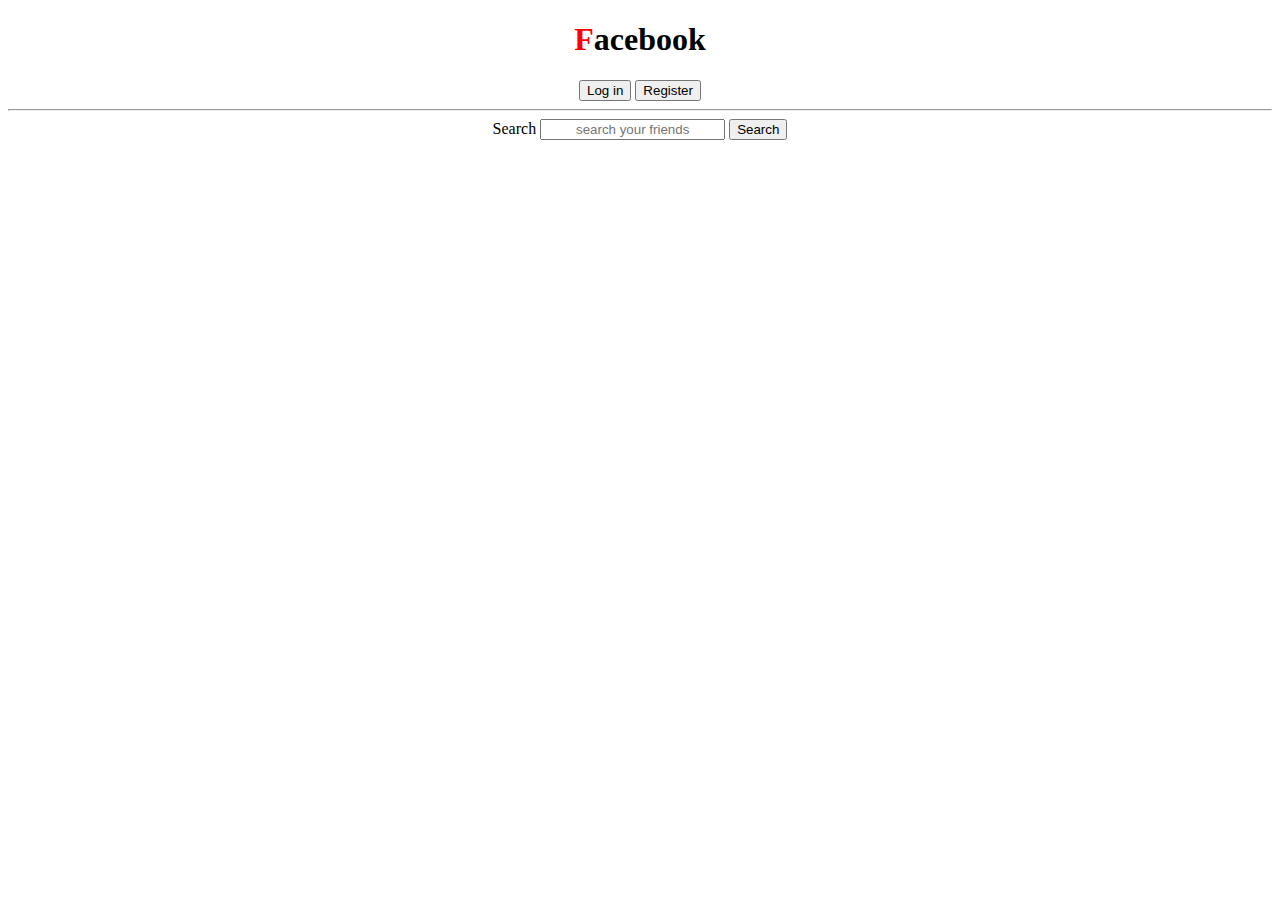
<file: FRONT END/Csschapter2/PracticeQs.html>
<!DOCTYPE html>
<html lang="en">
    <head>
        <meta charset="UTF-8">
        <meta name="viewport" content="width=device-width, initial-scale=1.0">
        <title>Practice Qs</title>
        <link rel="stylesheet" href="practiceQs.css">
    </head>
    <body>
        <h1>Facebook</h1>
        <button class="userbtn">Log in</button>
        <button class="userbtn">Register</button>
        <hr />
        <label for="search">Search</label>
        <input placeholder="search your friends" id="search" />
        <button id="searchbtn">Search</button>
    </body>
</html>
</file>
<file: FRONT END/Csschapter2/styleindex.css>
* {
    font-family: 'Courier New', Courier, monospace;
}
</file>
<file: Project Css/Amazon Clone/style.css>
* {
    margin: 0;
    font-family: Arial, Helvetica, sans-serif;
    border: border-box;
}

.navbar {
    height: 60px;
    background-color: #0f1111;
    color: white;
    display: flex;
    align-items: center;
    justify-content: space-evenly;
}

.nav-logo {
    height: 50px;
    width: 100px;
}

.logo {
    background-image: url("Resources/amazon_logo.png");
    background-size: cover;
    height: 50px;
    width: 100%;
}

.border {
    border: 1.5px solid transparent;
}

.border:hover {
    border: 1.5px solid white;
    border-radius: 4px;
}

.add-icon {
    display: flex;
    align-items: center;
}

.add-first {
    color: #cccccc;
    font-size: 0.85rem;
    margin-left: 15px;
}

.add-sec {
    font-size: 1rem;
    margin-left: 3px;
}

.nav-search {
    display: flex;
    justify-content: space-evenly;
    background-color: pink;
    width: 620px;
    height: 40px;
    border-radius: 4px;
}

.search-select {
    background-color: #f3f3f3;
    width: 50px;
    text-align: center;
    border-top-left-radius: 4px;
    border-bottom-left-radius: 4px;
    border: none;
}

.search-input {
    width: 100%;
    font-size: 1rem;
    border: none;
}

.search-icon {
    width: 45px;
    display: flex;
    justify-content: center;
    align-items: center;
    font-size: 1.2rem;
    background-color: #febd68;
    border-top-right-radius: 4px;
    border-bottom-right-radius: 4px;
    color: black;
}

.nav-search:hover {
    border: 2px solid orange;
}

span {
    font-size: 0.7rem;
}

.nav-second {
    font-size: 0.85rem;
    font-weight: 700;
}

.nav-cart i {
    font-size: 30px;
}

.nav-cart {
    font-size: 0.85rem;
    font-weight: 700;
}

.panel {
    height: 40px;
    background-color: #222f3d;
    display: flex;
    color: white;
    align-items: center;
    justify-content: space-evenly;
}

.panel-ops p {
    display: inline;
    margin-left: 15px;
}

.panel-ops {
    width: 70%;
    font-size: 0.85rem;
}
.panel-deals {
    font-size: 0.9rem;
    font-weight: 700;
}

.hero-section {
    background-image: url(Resources/hero_image.jpg);
    background-size: cover;
    height: 350px;
    display: flex;
    justify-content: center;
    align-items: flex-end;
}

.hero-msg {
    background-color: white;
    color: black;
    height: 40px;
    display: flex;
    align-items: center;
    justify-content: center;
    font-size: 0.85rem;
    width: 80%;
    margin-bottom: 25px;
}

.hero-msg a {
    color: #007185;
}

.shop-section {
    display: flex;
    flex-wrap: wrap;
    justify-content: space-evenly;
    background-color: #e2e7e6;
}

.box {
    height: 400px;
    width: 23%;
    background-color: white;
    padding: 20px 0px 15px;
    margin-top: 15px;
}

.box-img {
    height: 300px;
    background-size: cover;
    margin-top: 1rem;
    margin-bottom: 1rem;
}

.box-content {
    margin-left: 1rem;
    margin-right: 1rem;
}

.box-content p {
    color: #007185;
}

footer {
    margin-top: 15px;
}

.foot-panel1 {
    background-color: #37475a;
    color: white;
    height: 50px;
    display: flex;
    justify-content: center;
    align-items: center;
    font-size: 0.85rem;
    font-weight: 700;
}

.foot-panel2 {
    background-color: #222f3d;
    color: white;
    height: 300px;
    display: flex;
    justify-content: space-evenly;
}

ul {
    margin-top: 20px;
}

ul a {
    display: block;
    font-size: 0.85rem;
    margin-top: 10px;
    color: #DDDDDD;
}

.foot-panel3 {
    background-color: #222f3d;
    color: white;
    border-top: 0.5px solid white ;
    height: 70px;
    display: flex;
    justify-content: center;
    align-items: center;
}

.logo {
    background-image: url("Resources/amazon_logo.png");
    background-size: cover;
    height: 50px;
    width: 100px;
}

.foot-panel4 {
    background-color: #0f1111;
    color: white;
    height: 80px;
    font-size: 0.7rem;
    text-align: center;
}

.pages {    
    padding-top: 25px;
}

.copyright {
    padding-top: 5px;
}
</file>
<file: Project Css/Spotify Clone/style.css>
body {
    font-family: 'Montserrat', sans-serif;
    background: #000;
    margin: 0;
    color: white;
    overflow: hidden; 
}

.main {
    display: flex;
    height: 100vh;
    padding: 0.5rem;
}

.sidebar {
    background: black;
    width: 340px;
    border-radius: 1rem; /*16px*/
    margin-right: 0.5rem;
}

.main-content {
    background: #121212;
    flex: 1;
    border-radius: 1rem; /*16px*/
    overflow: auto;
    padding: 0 1.5rem 0 1.5rem;
}

.music-player {
    background: black;
    position: fixed;
    bottom: 0;
    width: 100%;
    height: 72px;
}

a {
    text-decoration: none;
    color: white;
}

.nav {
    background: #121212;
    border-radius: 1rem;
    display: flex;
    flex-direction: column;
    justify-content: center;
    padding: 0.5rem 0.75rem;
    height: 100px;
}

.nav-option {
    opacity: 0.7;
    line-height: 2.5rem;
    padding: 0.5rem 0.75rem;
}

.nav-option:hover {
    opacity: 1;
    line-height: 2.5rem;
}

.nav-option i {
    font-size: 1.25rem;
    
}

.nav-option a {
    font-size: 1rem;
    margin-left: 1rem;
}

.library {
    background: #121212;
    border-radius: 1rem;
    height: 100%;
    margin-top: 0.5rem;
    padding: 0.5rem 0.75rem;
}

.options {
    display: flex;
    justify-content: space-between;
    align-items: center;
}

.lib-option img {
    height: 1.25rem;
    width: 1.25rem;
}

.icons {
    font-size: 1.25rem;
    display: flex;
}

.icons i {
    opacity: 0.7;
    margin-right: 1rem;
}

.icons i:hover {
    opacity: 1;
}

.lib-box {
    background: #232323;
    height: 8rem;
    border-radius: 0.75rem;
    margin: 0.75rem 0 1.75rem 0rem;
    padding: 0.75rem 1rem;
    
}

.box-p1 {
    font-size: 1rem;
    font-weight: 500;
}

.box-p2 {
    font-size: 0.75rem;
    opacity: 0.9;
}

.badge {
    background: white;
    border: none;
    border-radius: 100px;
    padding: 0.25rem 1rem;
    font-weight: 700;
    margin-top: 0.7rem;
    height: 2rem;
    width: fit-content;
}

.dark-badge {
    background-color: black;
    color: white;
}

.sticky-nav {
    position: sticky;
    top: 0;
    background: #121212;
    display: flex;
    justify-content: space-between;
    align-items: center;
    padding: 1rem 0 1rem 0;
    z-index: 10;
}

.sticky-nav-icons {
    margin-left: 0.75rem;
}

.forward {
    height: 1.5rem;
    margin-left: 10px;
    background-color: black;
    border-radius: 100%;
}
.backward {
    height: 1.5rem;
    margin-left: 10px;
    background-color: black;
    border-radius: 100%;
}

.sticky-nav-options {
    display: flex;
    justify-content: center;
    align-items: center;
    
}

.fa-user {
    margin-top: 10px;
    margin-right: 10px;
    background-color: black;
    border-radius: 50%;
    color: white;
}

.nav-item {
    margin-left: 1rem;
}

@media (max-width: 1000px) {
    .hide {
        display: none;
    }
}

.card {
    background-color: lightblack;
    width: 150px;
    border-radius: 0.5rem;
    padding: 1rem;
    margin-left: 1.5rem;
    margin-top: 1rem;
}

.cards-container {
    display: flex;
    flex-wrap: wrap;
}

.card-img {
    width: 100%;
    border-radius: 0.5rem;
}

.card-title {
    font-weight: 600;
}

.card-info {
    font-size: 0.75rem;
    opacity: 0.6;
}

.footer {
    height: 300px;
    display: flex;
    align-items: center;
    justify-content: center;
}

.line {
    width: 90%;
    height: 30%;
    border-top:  1px solid white;
    opacity: 0.4;
}

.card:hover {
    background-color: #232323;
}

.music-player {
    display: flex;
    justify-content: space-between;
    align-items: center;
}

.album {
    width: 25%;
}

.player {
    width: 50%;
}

.controls {
    width: 25%;
}

.player-controls {
    display: flex;
    justify-content: center;
    align-items: center;
    margin-left: 10px;
}

.player-control-icon {
    height: 1rem;
    margin-right: 1.75rem;
    opacity: 0.7;
}

.player-control-icon:hover {
    opacity: 1;
}

.playback-bar {
    display: flex;
    justify-content: center;
    align-items: center;
}

.progress-bar {
    width: 70%;
    appearance: none;
    background-color: transparent;
    cursor: pointer;
}

.progress-bar::-webkit-slider-runnable-track {
    background-color: #ddd;
    border-radius: 100px;
    height: 0.2rem;
}

.progress-bar::-webkit-slider-thumb {
    appearance: none;
    height: 16px;
    width: 16px;
    background-color: #1bd760;
    border-radius: 50%;
    margin-top: -6px;
}

.album {
    display: flex;
}

.album-img {
    height: 60px;
    width: 60px;
    border-radius: 5px;
    margin: 5px;
}

.album-icons-2 img {
    height: 20px;
    width: 20px;
    margin-top: 25px;
    margin-left: 8px;
    
}

.album-icon-3 img {
    height: 35px;
    width: 35px;
}

.album-names {
    font-size: 10px;
    margin-left: 10px;
}

.author-name {
    color: grey;
    margin-top: 10px;
}

.controls {
    display: flex;
}

.controls-icons {
    display: flex;
    height: 25px;
    width: 25px;
}

.icon-1 {
    margin: 4px;
    height: 30px;
    margin-top: 2px;
}

.icon-2 {
    margin: 4px;
    height: 30px;
    margin-top: 2px;
}

.icon-3 {
    margin: 4px;
    opacity: 0.7;
    margin-top: 8px;
    height: 20px;
}

.icon-4 {
    height: 15px;
    opacity: 0.7;
    margin: 4px;
    margin-top: 10px;
}

.icon-5 {
    margin: 4px;
    height: 35px;
    margin-top: -2px;
}

.sound-bar {
    width: 150px;
    margin-top: 7px;
    
}

.sound-bar::-webkit-slider-runnable-track {
    background-color: #ddd;
    border-radius: 100px;
    height: 0.2rem;
}

.sound-bar::-webkit-slider-thumb {
    appearance: none;
    height: 16px;
    width: 16px;
    background-color: #1bd760;
    border-radius: 50%;
    margin-top: -6px;
}
</file>
<file: Project Css/Projects from Youtube/Login page/style.css>
* {
    font-family: poppins, sans-serif;
    margin: 0;
    padding: 0;
    box-sizing: border-box;
}

body {
    display: flex;
    justify-content: center;
    align-items: center;
    min-height: 100vh;
    background: url(./img.jpg) no-repeat;
    background-size: cover;
    background-position: center;
}

.wrapper {
    width: 420px;
    background: transparent;
    border: 2px solid rgba(255, 255, 255, .2);
    backdrop-filter: blur(20px);
    box-shadow: 0 0 10px rgba(0,0,0,.2);
    color: white;
    border-radius: 10px;
    padding: 30px 40px;
}

.wrapper h1 {
    font-size: 36px;
    text-align: center;
}

.wrapper .input-box {
    position: relative;
    width: 100%;
    height: 50px;
    margin: 30px 0;
}

.input-box input {
    width: 100%;
    height: 100%;
    background: transparent;
    border: none;
    outline: none;
    border: 2px solid rgba(255, 255, 255, .2);
    border-radius: 40px;
    font-size: 16px;
    color: white;
    padding: 20px 45px 20px 20px;
}

.input-box input::placeholder {
    color: white;
}

.input-box i {
    position: absolute;
    right: 20px;
    top: 50%;
    transform: translateY(-50%);
    font-size: 20px;
}

.wrapper .remember-forgot {
    display: flex;
    justify-content: space-between;
    font-size: 14.5px;
    margin: -15px 0 15px;
}

.remember-forgot label input {
    accent-color: white;
    margin-right: 3px;
}

.remember-forgot a {
    color: white;
    text-decoration: none;
}

.remember-forgot a:hover {
    text-decoration: underline;
}

.wrapper .btn {
    width: 100%;
    height: 45px;
    background: white;
    border: none;
    outline: none;
    border-radius: 40px;
    box-shadow: 0 0 10px rgba(0,0,0,.1);
    cursor: pointer;
    font-size: 16px;
    color: #333;
    font-weight: 600;
}

.wrapper .register-link {
    font-size: 14.5px;
    text-align: center;
    margin: 20px 0 15px;
}

.register-link p a {
    color: white;
    text-decoration: none;
    font-weight: 600;
}

.register-link p a:hover {
    text-decoration: underline;
}

.register-link .credits {
    font-size: 12px;
    padding-top: 15px;
}
</file>
<file: FRONT END/flexstyle.css>
#box {
    border: 2px solid lightblue;
    width: 400px;
    height: 400px;
    display: flex;
    justify-content: space-evenly;
    flex-wrap: wrap;
    border-radius: 10px;
    align-items: center;
    text-align: center;margin-bottom: 20px;
}

.container {
    background-color: gray;
    border: 2px solid black;
    width: 100px;
    height: 100px;
    border-radius: 10px;
    text-align: center;
}

#border {
    border: 2px solid lightblue;
    height: 50px;
    width: 900px;
    border-radius: 10px;
    display: flex;
    justify-content: left;
    background-color: pink;
    align-items: center;
}

#border div {
    justify-content: flex-start;
    text-align: center;
    font-size: 24px;
    margin: 5px;

}
</file>
<file: FRONT END/gridStyle.css>
.Container {
    margin: 0;
    padding: 0;
    height: 100vh;
    display: grid;
    grid-template-columns: repeat(12, 1fr);
    grid-template-rows: repeat(12, 1fr);
    grid-gap: 10px;
}

.Container div {
    background-color: pink;
    font-size: 1.5em;
}

.header {
    grid-column: 1 / span 12;
}

.sidebar {
    grid-column: 1 / span 3;
    grid-row: 2 / span 10;
}

.navigation {
    grid-column: 4 / span 6;
}

.ads {
    grid-column:10/span3;
    grid-row:2/span10;
}
</file>
<file: FRONT END/style1.css>
/* Qs1. Add a 2s transition on box1 for width changes.
       It should have 'ease-in' speed curve & 0.5s delay  */

#box1 {
    width: 100px;
    height: 100px;
    background: green;
    transition: 2s ease-in 0.5s;
}

#box1:hover {
    width: 600px;
    transition: width 2s ease-in 0.5s;
}

/* Qs2. Using transform, move box2 200px to the right  & 
200px down. Also rotate it 90deg.*/

#box2 {
    width: 100px;
    height: 100px;
    background: red;
    transform: translate(200px, 200px) rotate(90deg);
}

/* Qs3. Using transform, skew box3 20deg along the x axis.*/

#box3 {
    width: 100px;
    height: 100px;
    background: lightblue;
    transform: skew(20deg, 0);
}

/* Qs4. Set a 2px horizontal & 2px vertical, green shadow 
for box4, with a 5px blur radius.*/

#box4 {
    width: 100px;
    height: 100px;
    background: lightgreen;
    box-shadow: 2px 2px 5px green;
}

    /* Qs5. Set Your picture or any picture as the background of the div
        "myPic". Also, set transparency of this div to 50%. */

#myPic {
    width: 200px;
    height: 200px;
    background: pink;
    background-image: url(https://cdn-icons-png.flaticon.com/512/146/146029.png);
    background-size: cover;
    opacity: 50%;
}
</file>
<file: FRONT END/Csschapter2/practiceQs.css>
* {
    text-align: center !important;
}

#maintopic {
    color: blue;
}

h1, h3, div h5 {
    font-family: Georgia, 'Times New Roman', Times, serif;
}

.content{
    background-color: white;
    color: cornflowerblue;
}

div button {
    color: azure;
    background-color: purple;
}

div button:hover {
    color: blue;
    background-color: yellow;
}

.content:nth-of-type(2n+1) {
    color: yellow;
}

h1::first-letter {
    color: red;
}

#yes:checked + label {
    color: darkgreen;
}
</file>
